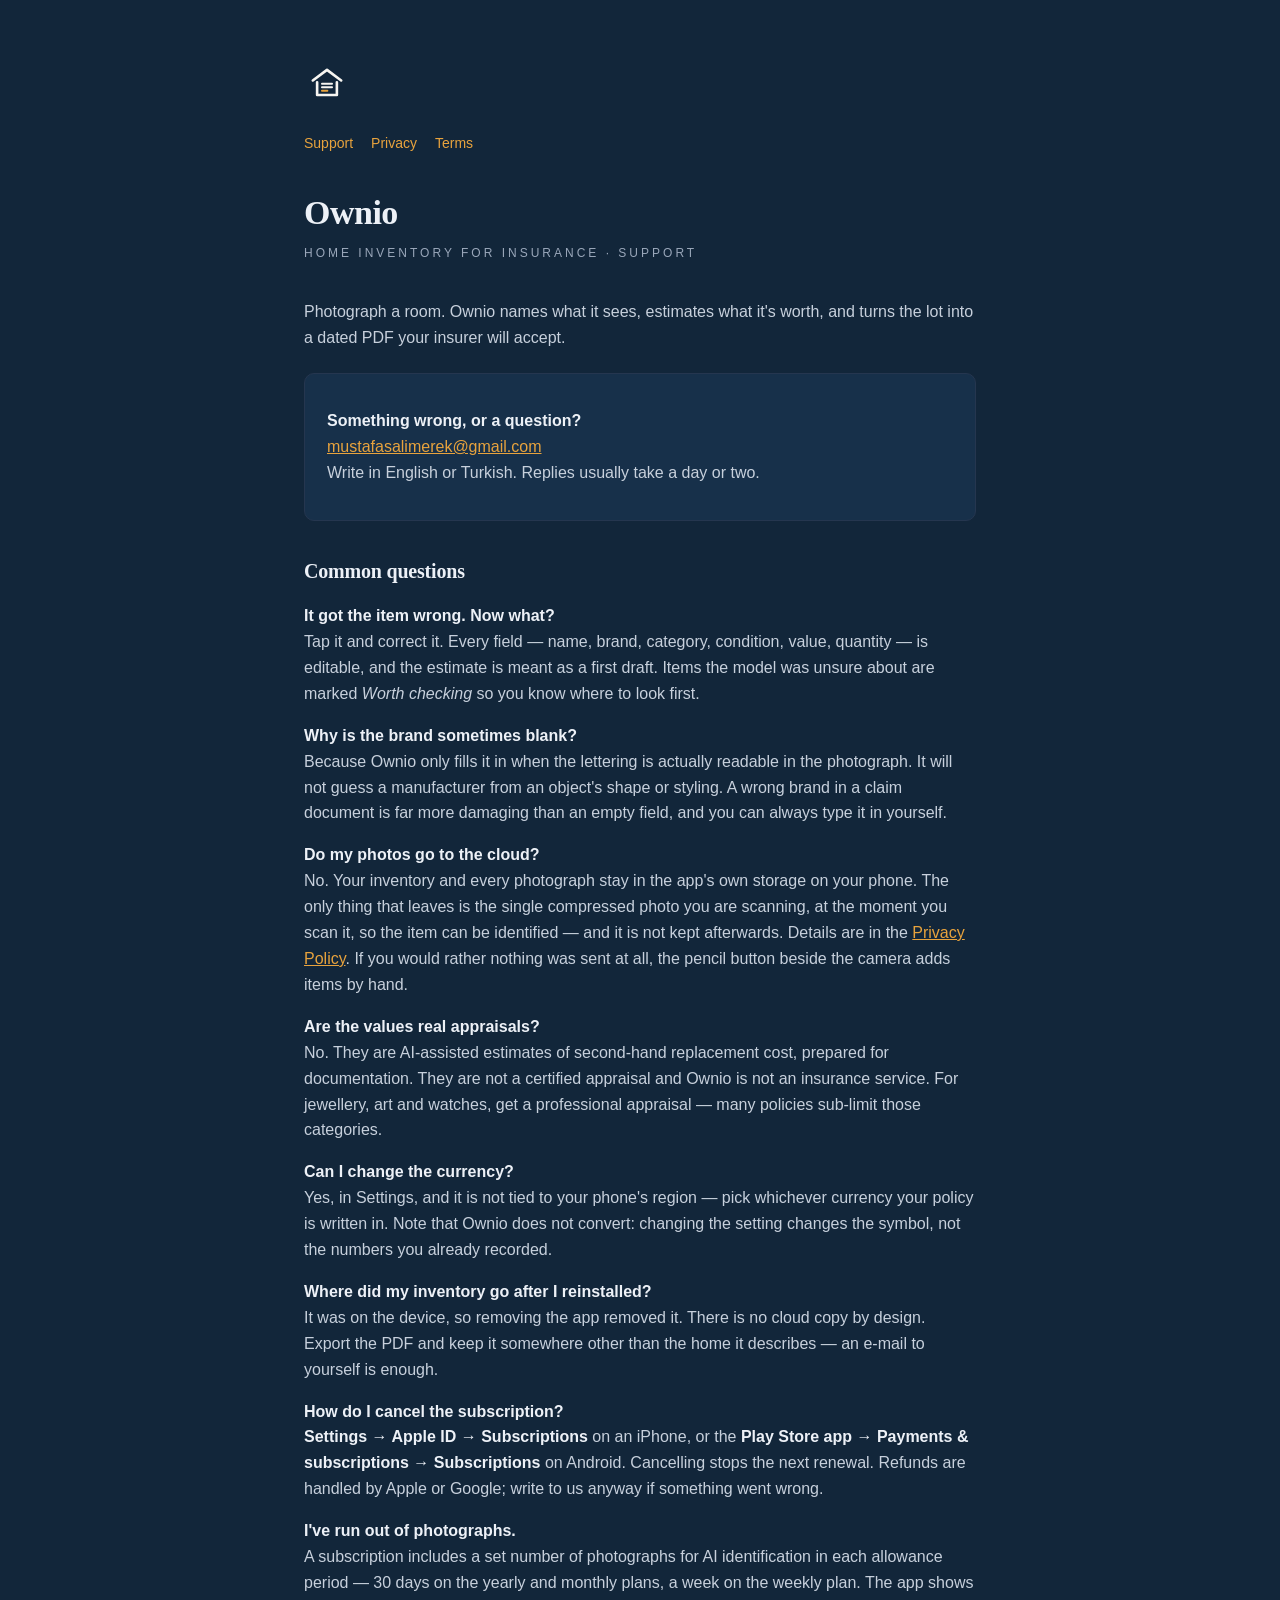
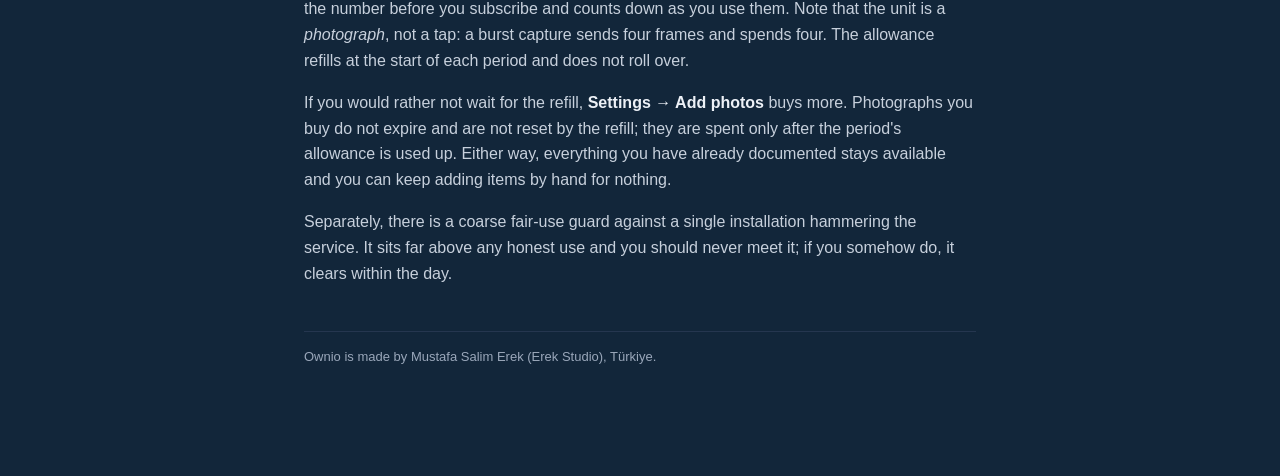
<file: index.html>
<!doctype html>
<html lang="en">
<head>
<meta charset="utf-8">
<meta name="viewport" content="width=device-width, initial-scale=1">
<title>Ownio — Support</title>
<link rel="stylesheet" href="style.css">
</head>
<body>
<main>
  <svg class="mark" viewBox="0 0 1024 1024" role="img" aria-label="Ownio">
    <g fill="none" stroke="#F7F5F1" stroke-width="58" stroke-linecap="round" stroke-linejoin="round">
      <path d="M 196 456 L 512 220 L 828 456"/>
      <path d="M 292 496 L 292 780 L 732 780 L 732 496"/>
    </g>
    <g fill="#F7F5F1">
      <rect x="378" y="509" width="268" height="44" rx="22"/>
      <rect x="378" y="587" width="268" height="44" rx="22"/>
    </g>
    <rect x="378" y="665" width="164" height="44" rx="22" fill="#E8A33D"/>
  </svg>
  <nav><a href="index.html">Support</a><a href="privacy.html">Privacy</a><a href="terms.html">Terms</a></nav>

  <h1>Ownio</h1>
  <p class="sub">Home inventory for insurance · Support</p>

  <p>Photograph a room. Ownio names what it sees, estimates what it's worth, and
  turns the lot into a dated PDF your insurer will accept.</p>

  <div class="card">
    <p><strong>Something wrong, or a question?</strong><br>
    <a href="mailto:mustafasalimerek@gmail.com">mustafasalimerek@gmail.com</a><br>
    Write in English or Turkish. Replies usually take a day or two.</p>
  </div>

  <h2>Common questions</h2>

  <p><strong>It got the item wrong. Now what?</strong><br>
  Tap it and correct it. Every field — name, brand, category, condition, value,
  quantity — is editable, and the estimate is meant as a first draft. Items the
  model was unsure about are marked <em>Worth checking</em> so you know where to
  look first.</p>

  <p><strong>Why is the brand sometimes blank?</strong><br>
  Because Ownio only fills it in when the lettering is actually readable in the
  photograph. It will not guess a manufacturer from an object's shape or styling.
  A wrong brand in a claim document is far more damaging than an empty field, and
  you can always type it in yourself.</p>

  <p><strong>Do my photos go to the cloud?</strong><br>
  No. Your inventory and every photograph stay in the app's own storage on your
  phone. The only thing that leaves is the single compressed photo you are
  scanning, at the moment you scan it, so the item can be identified — and it is
  not kept afterwards. Details are in the <a href="privacy.html">Privacy
  Policy</a>. If you would rather nothing was sent at all, the pencil button
  beside the camera adds items by hand.</p>

  <p><strong>Are the values real appraisals?</strong><br>
  No. They are AI-assisted estimates of second-hand replacement cost, prepared
  for documentation. They are not a certified appraisal and Ownio is not an
  insurance service. For jewellery, art and watches, get a professional
  appraisal — many policies sub-limit those categories.</p>

  <p><strong>Can I change the currency?</strong><br>
  Yes, in Settings, and it is not tied to your phone's region — pick whichever
  currency your policy is written in. Note that Ownio does not convert: changing
  the setting changes the symbol, not the numbers you already recorded.</p>

  <p><strong>Where did my inventory go after I reinstalled?</strong><br>
  It was on the device, so removing the app removed it. There is no cloud copy
  by design. Export the PDF and keep it somewhere other than the home it
  describes — an e-mail to yourself is enough.</p>

  <p><strong>How do I cancel the subscription?</strong><br>
  <strong>Settings → Apple ID → Subscriptions</strong> on an iPhone, or the
  <strong>Play Store app → Payments &amp; subscriptions → Subscriptions</strong> on
  Android. Cancelling stops the next renewal. Refunds are handled by Apple or
  Google; write to us anyway if something went wrong.</p>

  <p><strong>I've run out of photographs.</strong><br>
  A subscription includes a set number of photographs for AI identification in
  each allowance period — 30 days on the yearly and monthly plans, a week on the
  weekly plan. The app shows the number before you subscribe and counts down as
  you use them. Note that the unit is a <em>photograph</em>, not a tap: a burst
  capture sends four frames and spends four. The allowance refills at the start
  of each period and does not roll over.</p>

  <p>If you would rather not wait for the refill, <strong>Settings → Add
  photos</strong> buys more. Photographs you buy do not expire and are not
  reset by the refill; they are spent only after the period's allowance is
  used up. Either way, everything you have already documented stays available
  and you can keep adding items by hand for nothing.</p>

  <p>Separately, there is a coarse fair-use guard against a single installation
  hammering the service. It sits far above any honest use and you should never
  meet it; if you somehow do, it clears within the day.</p>

  <p class="foot">Ownio is made by Mustafa Salim Erek (Erek Studio), Türkiye.</p>
</main>
</body>
</html>
</file>
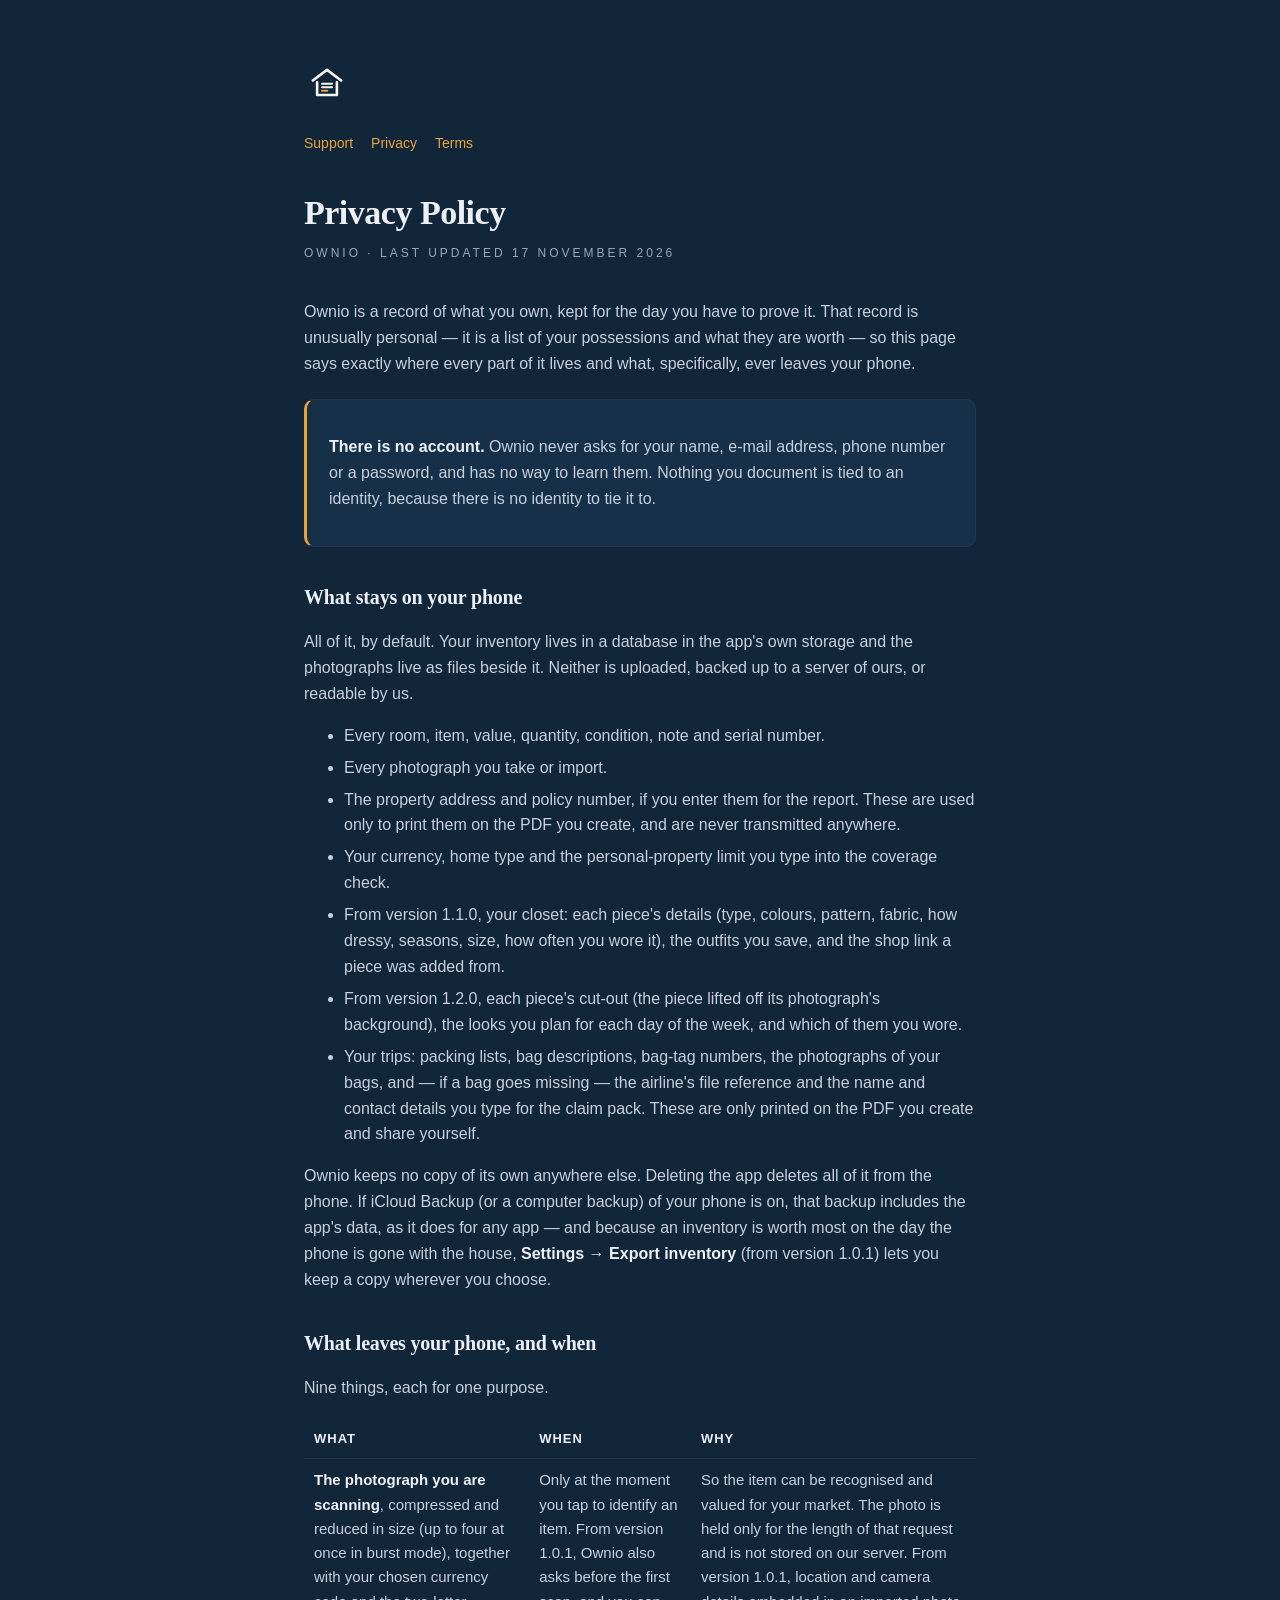
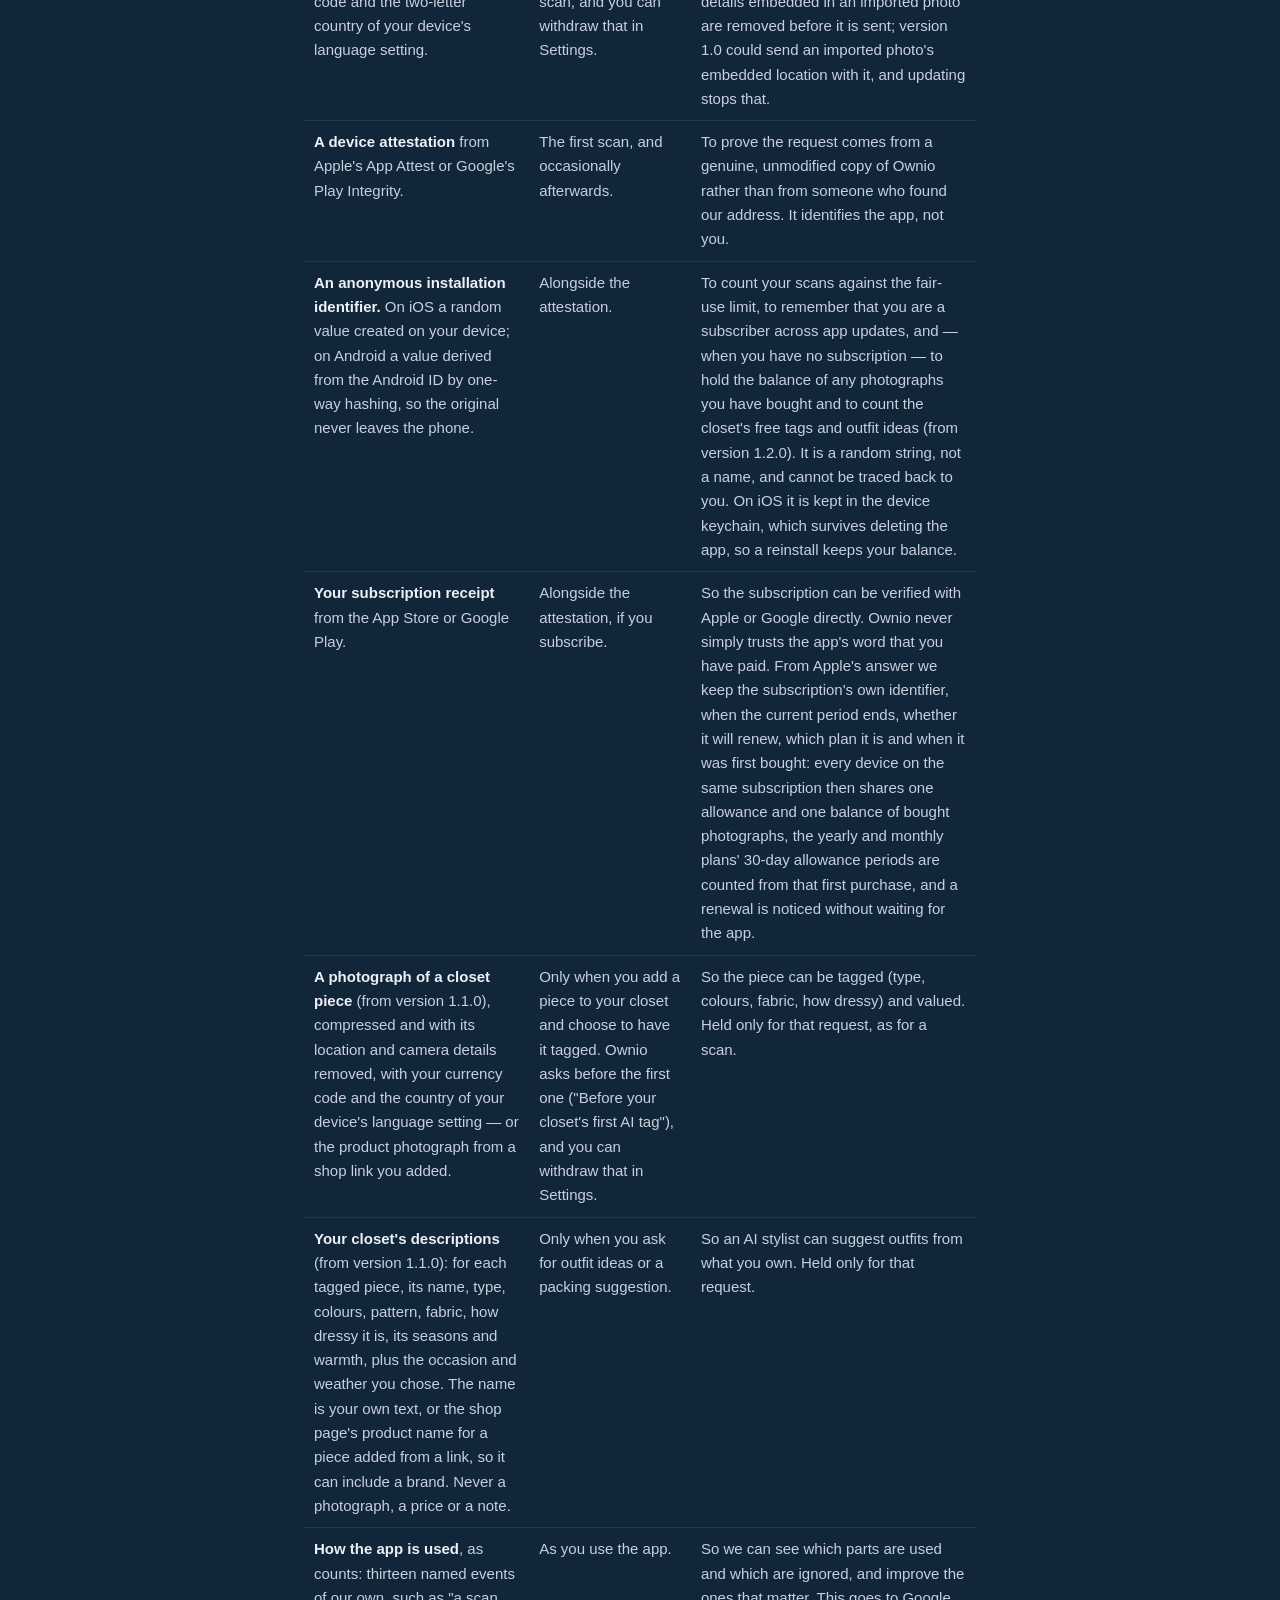
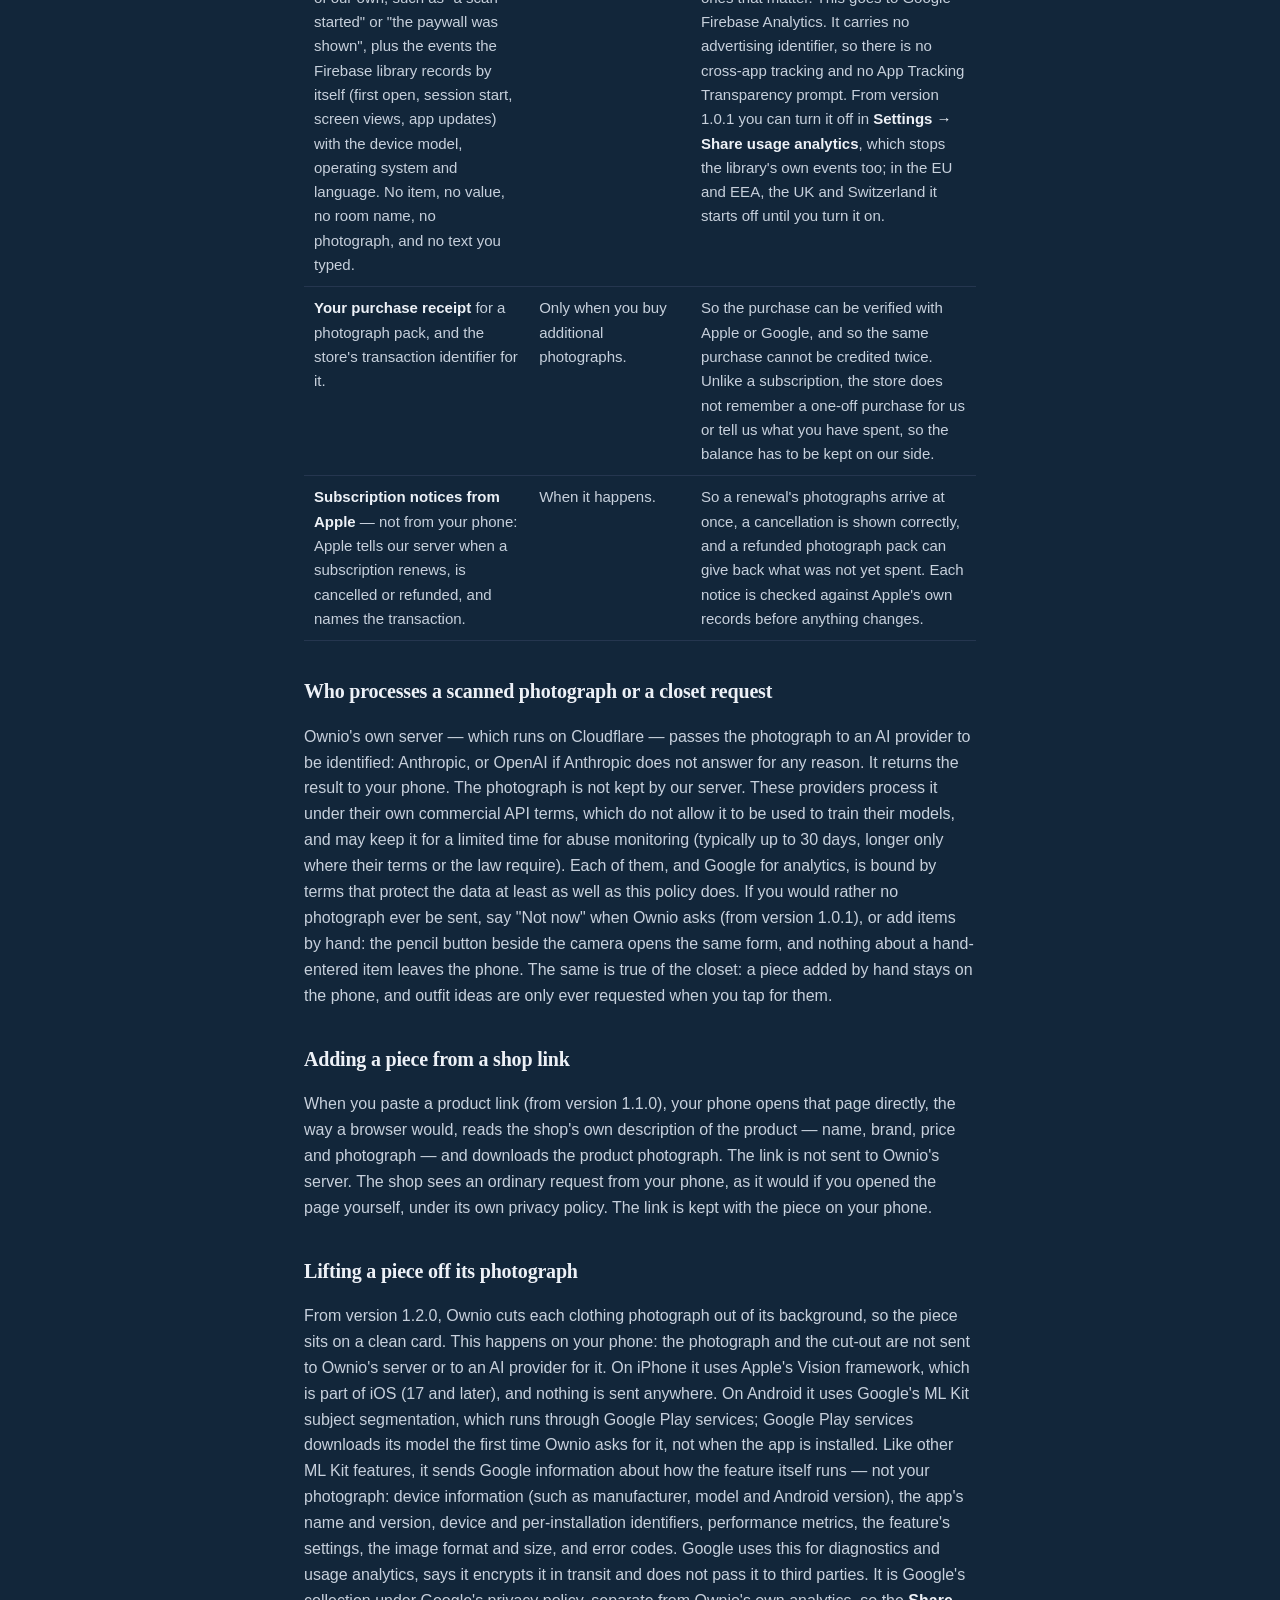
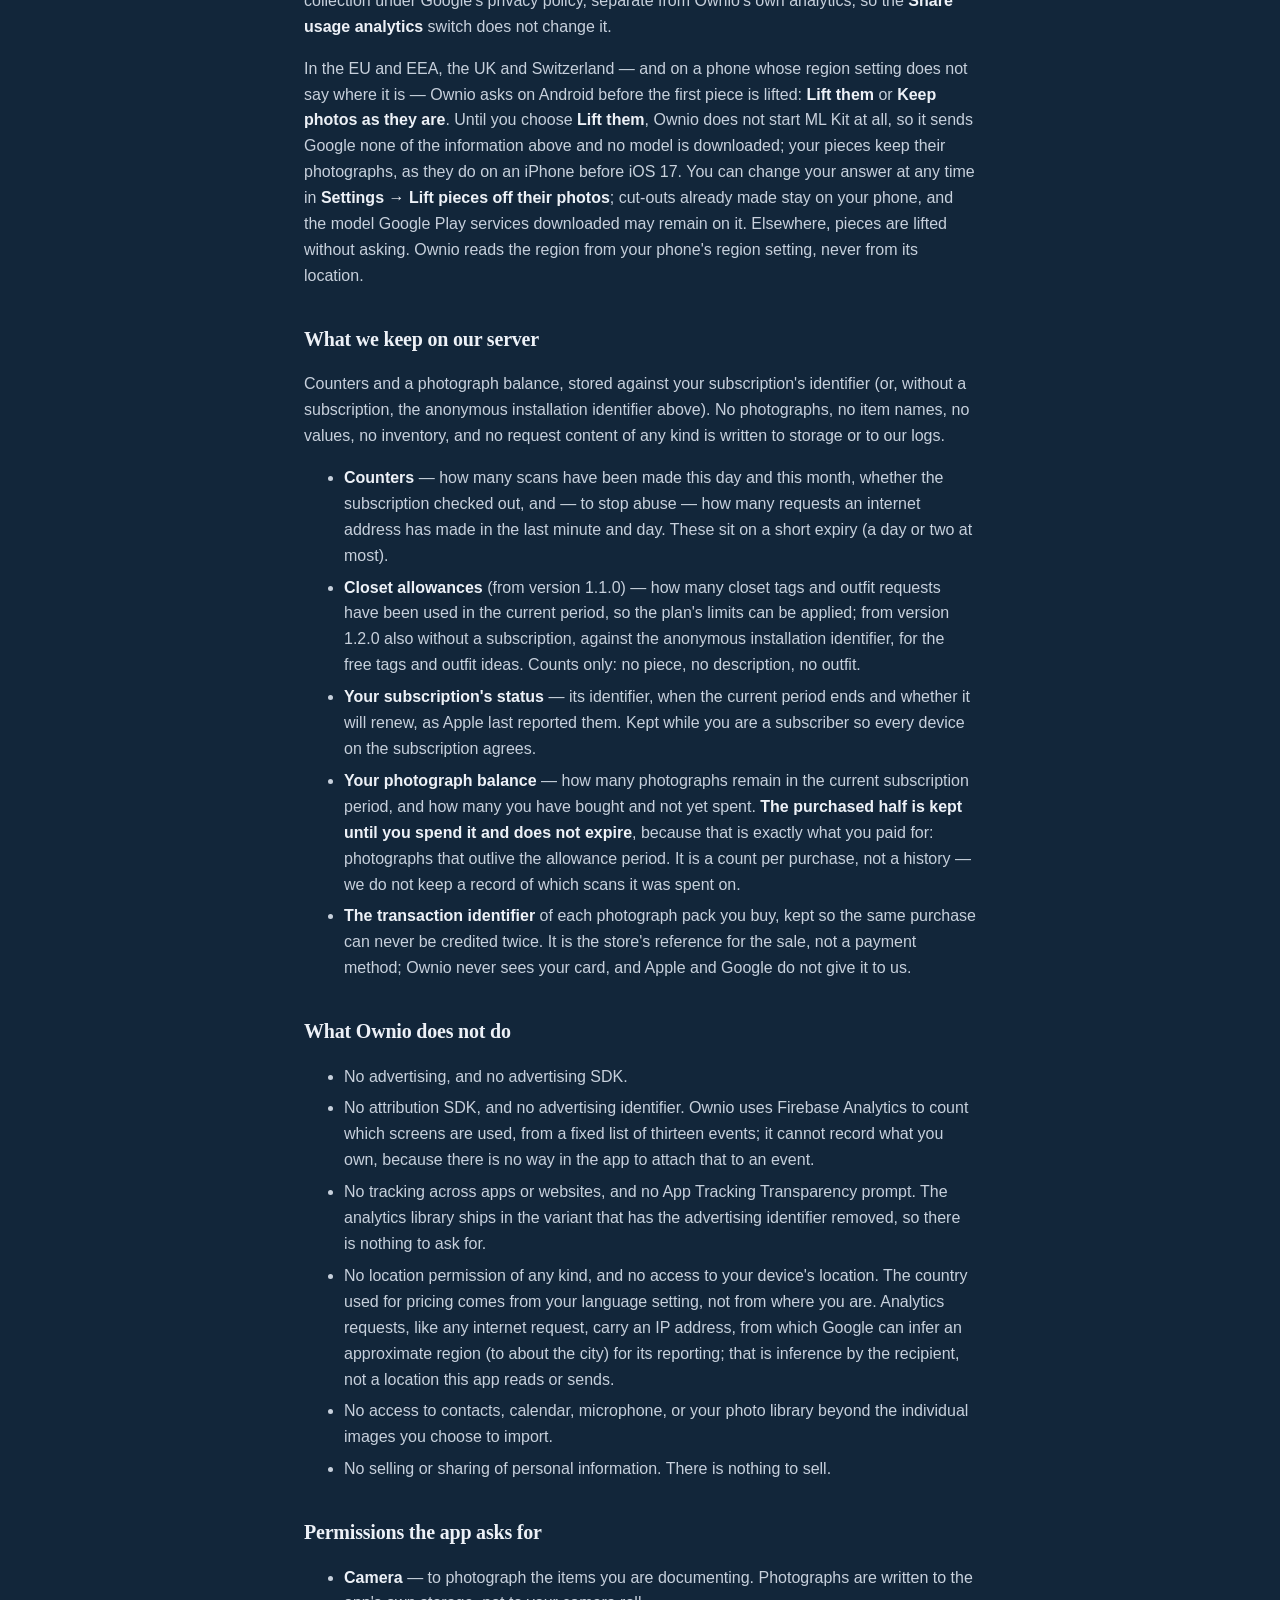
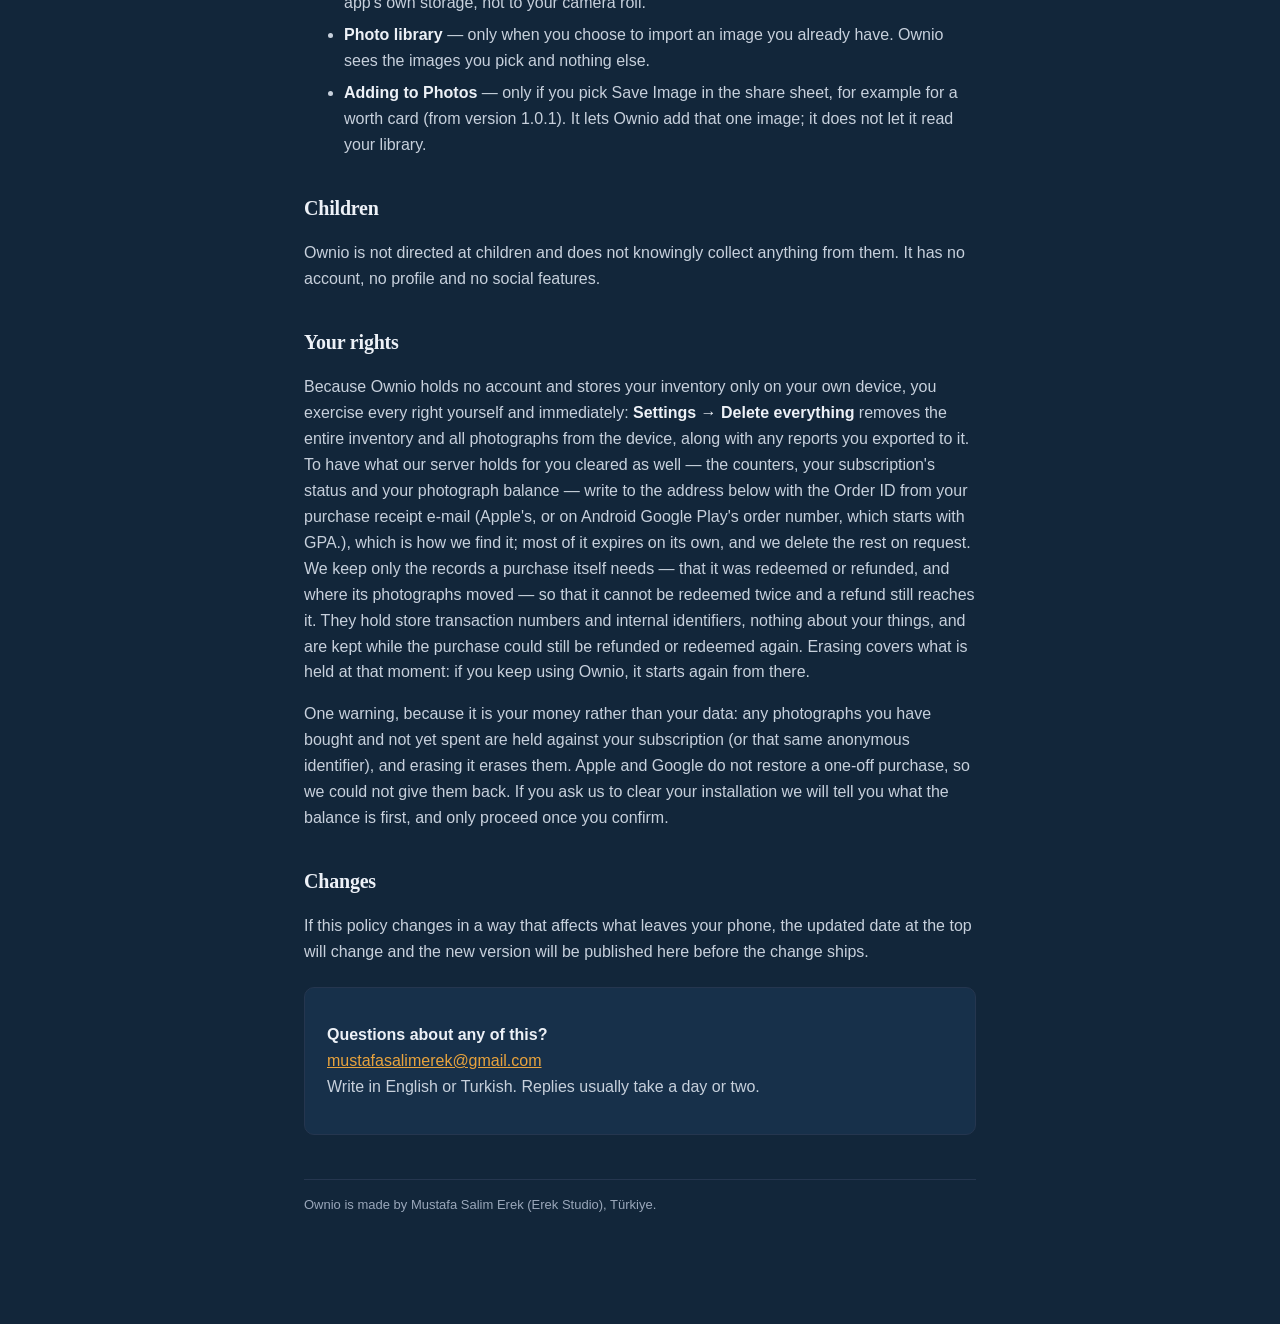
<file: privacy.html>
<!doctype html>
<html lang="en">
<head>
<meta charset="utf-8">
<meta name="viewport" content="width=device-width, initial-scale=1">
<title>Ownio — Privacy Policy</title>
<link rel="stylesheet" href="style.css">
</head>
<body>
<main>
  <svg class="mark" viewBox="0 0 1024 1024" role="img" aria-label="Ownio">
    <g fill="none" stroke="#F7F5F1" stroke-width="58" stroke-linecap="round" stroke-linejoin="round">
      <path d="M 196 456 L 512 220 L 828 456"/>
      <path d="M 292 496 L 292 780 L 732 780 L 732 496"/>
    </g>
    <g fill="#F7F5F1">
      <rect x="378" y="509" width="268" height="44" rx="22"/>
      <rect x="378" y="587" width="268" height="44" rx="22"/>
    </g>
    <rect x="378" y="665" width="164" height="44" rx="22" fill="#E8A33D"/>
  </svg>
  <nav><a href="index.html">Support</a><a href="privacy.html">Privacy</a><a href="terms.html">Terms</a></nav>

  <h1>Privacy Policy</h1>
  <p class="sub">Ownio · last updated 17 November 2026</p>

  <p>Ownio is a record of what you own, kept for the day you have to prove it.
  That record is unusually personal — it is a list of your possessions and what
  they are worth — so this page says exactly where every part of it lives and
  what, specifically, ever leaves your phone.</p>

  <div class="card rule">
    <p><strong>There is no account.</strong> Ownio never asks for your name,
    e-mail address, phone number or a password, and has no way to learn them.
    Nothing you document is tied to an identity, because there is no identity to
    tie it to.</p>
  </div>

  <h2>What stays on your phone</h2>
  <p>All of it, by default. Your inventory lives in a database in the app's own
  storage and the photographs live as files beside it. Neither is uploaded,
  backed up to a server of ours, or readable by us.</p>
  <ul>
    <li>Every room, item, value, quantity, condition, note and serial number.</li>
    <li>Every photograph you take or import.</li>
    <li>The property address and policy number, if you enter them for the report.
      These are used only to print them on the PDF you create, and are never
      transmitted anywhere.</li>
    <li>Your currency, home type and the personal-property limit you type into
      the coverage check.</li>
    <li>From version 1.1.0, your closet: each piece's details (type, colours,
      pattern, fabric, how dressy, seasons, size, how often you wore it), the
      outfits you save, and the shop link a piece was added from.</li>
    <li>From version 1.2.0, each piece's cut-out (the piece lifted off its
      photograph's background), the looks you plan for each day of the week, and
      which of them you wore.</li>
    <li>Your trips: packing lists, bag descriptions, bag-tag numbers, the
      photographs of your bags, and — if a bag goes missing — the airline's file
      reference and the name and contact details you type for the claim pack.
      These are only printed on the PDF you create and share yourself.</li>
  </ul>
  <p>Ownio keeps no copy of its own anywhere else. Deleting the app deletes all
  of it from the phone. If iCloud Backup (or a computer backup) of your phone is
  on, that backup includes the app's data, as it does for any app — and because
  an inventory is worth most on the day the phone is gone with the house,
  <strong>Settings → Export inventory</strong> (from version 1.0.1) lets you keep a
  copy wherever you choose.</p>

  <h2>What leaves your phone, and when</h2>
  <p>Nine things, each for one purpose.</p>

  <table>
    <tr><th>What</th><th>When</th><th>Why</th></tr>
    <tr>
      <td><strong>The photograph you are scanning</strong>, compressed and
      reduced in size (up to four at once in burst mode), together with your
      chosen currency code and the two-letter country of your device's language
      setting.</td>
      <td>Only at the moment you tap to identify an item. From version 1.0.1,
      Ownio also asks before the first scan, and you can withdraw that in
      Settings.</td>
      <td>So the item can be recognised and valued for your market. The photo is
      held only for the length of that request and is not stored on our
      server. From version 1.0.1, location and camera details embedded in an
      imported photo are removed before it is sent; version 1.0 could send an
      imported photo's embedded location with it, and updating stops that.</td>
    </tr>
    <tr>
      <td><strong>A device attestation</strong> from Apple's App Attest or
      Google's Play Integrity.</td>
      <td>The first scan, and occasionally afterwards.</td>
      <td>To prove the request comes from a genuine, unmodified copy of Ownio
      rather than from someone who found our address. It identifies the app, not
      you.</td>
    </tr>
    <tr>
      <td><strong>An anonymous installation identifier.</strong> On iOS a random
      value created on your device; on Android a value derived from the Android
      ID by one-way hashing, so the original never leaves the phone.</td>
      <td>Alongside the attestation.</td>
      <td>To count your scans against the fair-use limit, to remember that
      you are a subscriber across app updates, and — when you have no
      subscription — to hold the balance of any photographs you have bought and
      to count the closet's free tags and outfit ideas (from version 1.2.0). It
      is a random string, not a name, and cannot be traced back to you. On iOS it
      is kept in the device keychain, which survives deleting the app, so a
      reinstall keeps your balance.</td>
    </tr>
    <tr>
      <td><strong>Your subscription receipt</strong> from the App Store or Google
      Play.</td>
      <td>Alongside the attestation, if you subscribe.</td>
      <td>So the subscription can be verified with Apple or Google directly.
      Ownio never simply trusts the app's word that you have paid. From Apple's
      answer we keep the subscription's own identifier, when the current period
      ends, whether it will renew, which plan it is and when it was first bought:
      every device on the same subscription then shares one allowance and one
      balance of bought photographs, the yearly and monthly plans' 30-day
      allowance periods are counted from that first purchase, and a renewal is
      noticed without waiting for the app.</td>
    </tr>
    <tr>
      <td><strong>A photograph of a closet piece</strong> (from version 1.1.0),
      compressed and with its location and camera details removed, with your
      currency code and the country of your device's language setting — or the
      product photograph from a shop link you added.</td>
      <td>Only when you add a piece to your closet and choose to have it tagged.
      Ownio asks before the first one ("Before your closet's first AI tag"),
      and you can withdraw that in Settings.</td>
      <td>So the piece can be tagged (type, colours, fabric, how dressy) and
      valued. Held only for that request, as for a scan.</td>
    </tr>
    <tr>
      <td><strong>Your closet's descriptions</strong> (from version 1.1.0): for
      each tagged piece, its name, type, colours, pattern, fabric, how dressy it
      is, its seasons and warmth, plus the occasion and weather you chose. The
      name is your own text, or the shop page's product name for a piece added
      from a link, so it can include a brand. Never a photograph, a price or a
      note.</td>
      <td>Only when you ask for outfit ideas or a packing suggestion.</td>
      <td>So an AI stylist can suggest outfits from what you own. Held only for
      that request.</td>
    </tr>
    <tr>
      <td><strong>How the app is used</strong>, as counts: thirteen named events of
      our own, such as "a scan started" or "the paywall was shown", plus the
      events the Firebase library records by itself (first open, session start,
      screen views, app updates) with the device model, operating system and
      language. No item, no value, no room name, no photograph, and no text you
      typed.</td>
      <td>As you use the app.</td>
      <td>So we can see which parts are used and which are ignored, and improve
      the ones that matter. This goes to Google Firebase Analytics. It carries
      no advertising identifier, so there is no cross-app tracking and no App
      Tracking Transparency prompt. From version 1.0.1 you can turn it off in
      <strong>Settings → Share usage analytics</strong>, which stops the library's
      own events too; in the EU and EEA, the UK and Switzerland it starts off
      until you turn it on.</td>
    </tr>
    <tr>
      <td><strong>Your purchase receipt</strong> for a photograph pack, and the
      store's transaction identifier for it.</td>
      <td>Only when you buy additional photographs.</td>
      <td>So the purchase can be verified with Apple or Google, and so the same
      purchase cannot be credited twice. Unlike a subscription, the store does
      not remember a one-off purchase for us or tell us what you have spent, so
      the balance has to be kept on our side.</td>
    </tr>
    <tr>
      <td><strong>Subscription notices from Apple</strong> — not from your phone:
      Apple tells our server when a subscription renews, is cancelled or
      refunded, and names the transaction.</td>
      <td>When it happens.</td>
      <td>So a renewal's photographs arrive at once, a cancellation is shown
      correctly, and a refunded photograph pack can give back what was not yet
      spent. Each notice is checked against Apple's own records before anything
      changes.</td>
    </tr>
  </table>

  <h2>Who processes a scanned photograph or a closet request</h2>
  <p>Ownio's own server — which runs on Cloudflare — passes the photograph to an
  AI provider to be identified: Anthropic, or OpenAI if Anthropic does not answer
  for any reason. It returns the result to your phone. The photograph is not kept
  by our server. These providers process it under their own commercial API terms,
  which do not allow it to be used to train their models, and may keep it for a
  limited time for abuse monitoring (typically up to 30 days, longer only where
  their terms or the law require). Each of them, and Google for analytics, is
  bound by terms that protect the data at least as well as this policy does. If
  you would rather no photograph ever be sent, say "Not now" when Ownio asks (from version 1.0.1), or
  add items by hand: the pencil button beside the camera opens the same form, and
  nothing about a hand-entered item leaves the phone. The same is true of the
  closet: a piece added by hand stays on the phone, and outfit ideas are only
  ever requested when you tap for them.</p>

  <h2>Adding a piece from a shop link</h2>
  <p>When you paste a product link (from version 1.1.0), your phone opens that
  page directly, the way a browser would, reads the shop's own description of
  the product — name, brand, price and photograph — and downloads the product
  photograph. The link is not sent to Ownio's server. The shop sees an ordinary
  request from your phone, as it would if you opened the page yourself, under
  its own privacy policy. The link is kept with the piece on your phone.</p>

  <h2>Lifting a piece off its photograph</h2>
  <p>From version 1.2.0, Ownio cuts each clothing photograph out of its
  background, so the piece sits on a clean card. This happens on your phone: the
  photograph and the cut-out are not sent to Ownio's server or to an AI provider
  for it. On iPhone it uses Apple's Vision framework, which is part of iOS (17 and
  later), and nothing is sent anywhere. On Android it uses Google's ML Kit subject
  segmentation, which runs through Google Play services; Google Play services
  downloads its model the first time Ownio asks for it, not when the app is
  installed. Like other ML Kit features, it sends Google information about how the
  feature itself runs — not your photograph: device information (such as
  manufacturer, model and Android version), the app's name and version, device and
  per-installation identifiers, performance metrics, the feature's settings, the
  image format and size, and error codes. Google uses this for diagnostics and usage analytics, says it
  encrypts it in transit and does not pass it to third parties. It is Google's
  collection under Google's privacy policy, separate from Ownio's own analytics,
  so the <strong>Share usage analytics</strong> switch does not change it.</p>
  <p>In the EU and EEA, the UK and Switzerland — and on a phone whose region
  setting does not say where it is — Ownio asks on Android before the first piece
  is lifted: <strong>Lift them</strong> or <strong>Keep photos as they are</strong>.
  Until you choose <strong>Lift them</strong>, Ownio does not start ML Kit at all,
  so it sends Google none of the information above and no model is downloaded; your
  pieces keep their photographs, as they do on an iPhone before iOS 17. You can
  change your answer at any time in <strong>Settings → Lift pieces off their
  photos</strong>; cut-outs already made stay on your phone, and the model Google
  Play services downloaded may remain on it. Elsewhere, pieces are
  lifted without asking. Ownio reads the region from your phone's region setting,
  never from its location.</p>

  <h2>What we keep on our server</h2>
  <p>Counters and a photograph balance, stored against your subscription's
  identifier (or, without a subscription, the anonymous installation identifier
  above). No photographs, no item names, no values, no inventory, and no request
  content of any kind is written to storage or to our logs.</p>
  <ul>
    <li><strong>Counters</strong> — how many scans have been made this day and
      this month, whether the subscription checked out, and — to stop abuse —
      how many requests an internet address has made in the last minute and day.
      These sit on a short expiry (a day or two at most).</li>
    <li><strong>Closet allowances</strong> (from version 1.1.0) — how many closet
      tags and outfit requests have been used in the current period, so the
      plan's limits can be applied; from version 1.2.0 also without a
      subscription, against the anonymous installation identifier, for the free
      tags and outfit ideas. Counts only: no piece, no description, no outfit.</li>
    <li><strong>Your subscription's status</strong> — its identifier, when the
      current period ends and whether it will renew, as Apple last reported
      them. Kept while you are a subscriber so every device on the subscription
      agrees.</li>
    <li><strong>Your photograph balance</strong> — how many photographs remain in
      the current subscription period, and how many you have bought and not yet
      spent. <strong>The purchased half is kept until you spend it and does not
      expire</strong>, because that is exactly what you paid for: photographs
      that outlive the allowance period. It is a count per purchase, not a history — we do not
      keep a record of which scans it was spent on.</li>
    <li><strong>The transaction identifier</strong> of each photograph pack you
      buy, kept so the same purchase can never be credited twice. It is the
      store's reference for the sale, not a payment method; Ownio never sees your
      card, and Apple and Google do not give it to us.</li>
  </ul>

  <h2>What Ownio does not do</h2>
  <ul>
    <li>No advertising, and no advertising SDK.</li>
    <li>No attribution SDK, and no advertising identifier. Ownio uses Firebase
      Analytics to count which screens are used, from a fixed list of thirteen
      events; it cannot record what you own, because there is no way in the app
      to attach that to an event.</li>
    <li>No tracking across apps or websites, and no App Tracking Transparency
      prompt. The analytics library ships in the variant that has the
      advertising identifier removed, so there is nothing to ask for.</li>
    <li>No location permission of any kind, and no access to your device's
      location. The country used for pricing comes from your language setting,
      not from where you are. Analytics requests, like any internet request,
      carry an IP address, from which Google can infer an approximate region
      (to about the city) for its reporting; that is inference by the recipient, not
      a location this app reads or sends.</li>
    <li>No access to contacts, calendar, microphone, or your photo library
      beyond the individual images you choose to import.</li>
    <li>No selling or sharing of personal information. There is nothing to sell.</li>
  </ul>

  <h2>Permissions the app asks for</h2>
  <ul>
    <li><strong>Camera</strong> — to photograph the items you are documenting.
      Photographs are written to the app's own storage, not to your camera roll.</li>
    <li><strong>Photo library</strong> — only when you choose to import an image
      you already have. Ownio sees the images you pick and nothing else.</li>
    <li><strong>Adding to Photos</strong> — only if you pick Save Image in the share
      sheet, for example for a worth card (from version 1.0.1). It lets Ownio add
      that one image; it does not let it read your library.</li>
  </ul>

  <h2>Children</h2>
  <p>Ownio is not directed at children and does not knowingly collect anything
  from them. It has no account, no profile and no social features.</p>

  <h2>Your rights</h2>
  <p>Because Ownio holds no account and stores your inventory only on your own
  device, you exercise every right yourself and immediately: <strong>Settings →
  Delete everything</strong> removes the entire inventory and all photographs
  from the device, along with any reports you exported to it. To have what our
  server holds for you cleared as well — the counters, your subscription's status
  and your photograph balance — write to the address below with the Order ID from
  your purchase receipt e-mail (Apple's, or on Android Google Play's order number,
  which starts with GPA.), which is how we find it; most of it expires on
  its own, and we delete the rest on request. We keep only the records a purchase
  itself needs — that it was redeemed or refunded, and where its photographs moved — so
  that it cannot be redeemed twice and a refund still reaches it. They hold store
  transaction numbers and internal identifiers, nothing about your things, and are kept
  while the purchase could still be refunded or redeemed again. Erasing covers what is
  held at that moment: if you keep using Ownio, it starts again from there.</p>
  <p>One warning, because it is your money rather than your data: any
  photographs you have bought and not yet spent are held against your
  subscription (or that same anonymous identifier), and erasing it erases them. Apple and Google do not
  restore a one-off purchase, so we could not give them back. If you ask us to
  clear your installation we will tell you what the balance is first, and only
  proceed once you confirm.</p>

  <h2>Changes</h2>
  <p>If this policy changes in a way that affects what leaves your phone, the
  updated date at the top will change and the new version will be published here
  before the change ships.</p>

  <div class="card">
    <p><strong>Questions about any of this?</strong><br>
    <a href="mailto:mustafasalimerek@gmail.com">mustafasalimerek@gmail.com</a><br>
    Write in English or Turkish. Replies usually take a day or two.</p>
  </div>

  <p class="foot">Ownio is made by Mustafa Salim Erek (Erek Studio), Türkiye.</p>
</main>
</body>
</html>
</file>
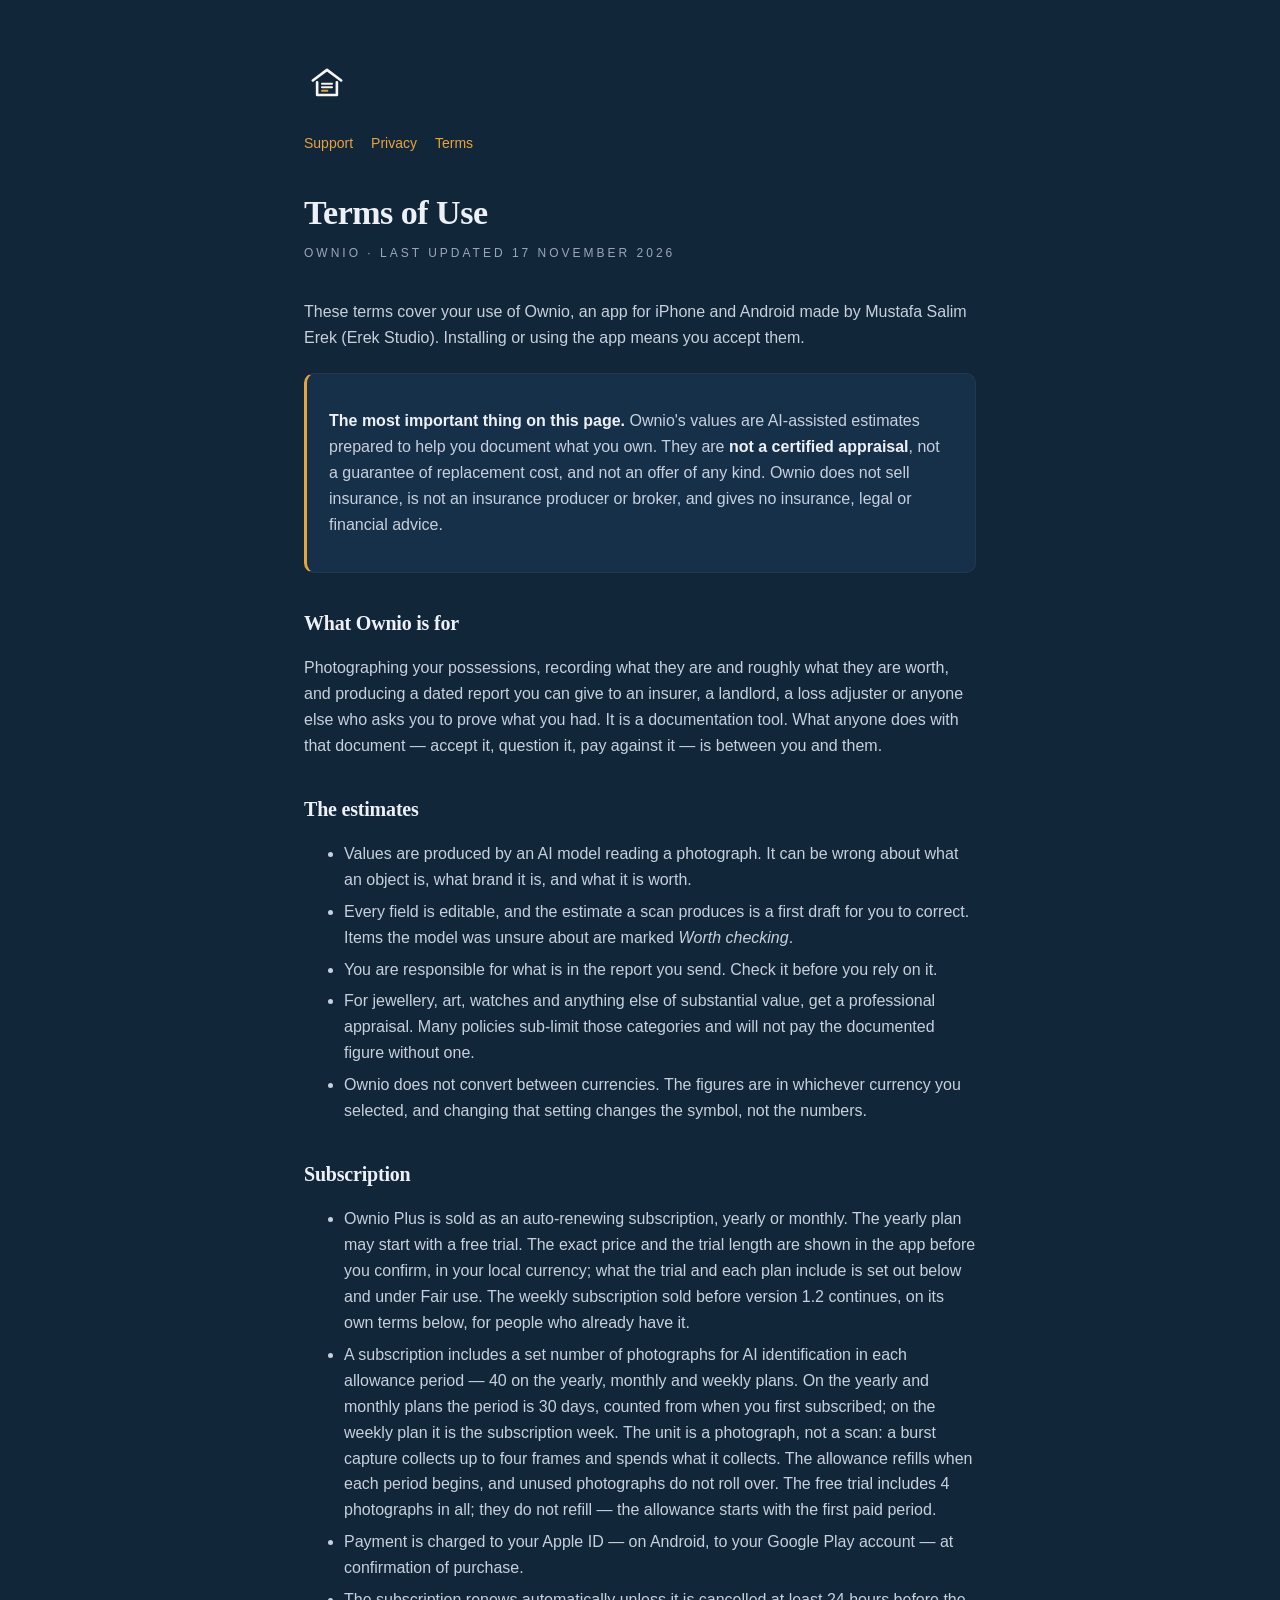
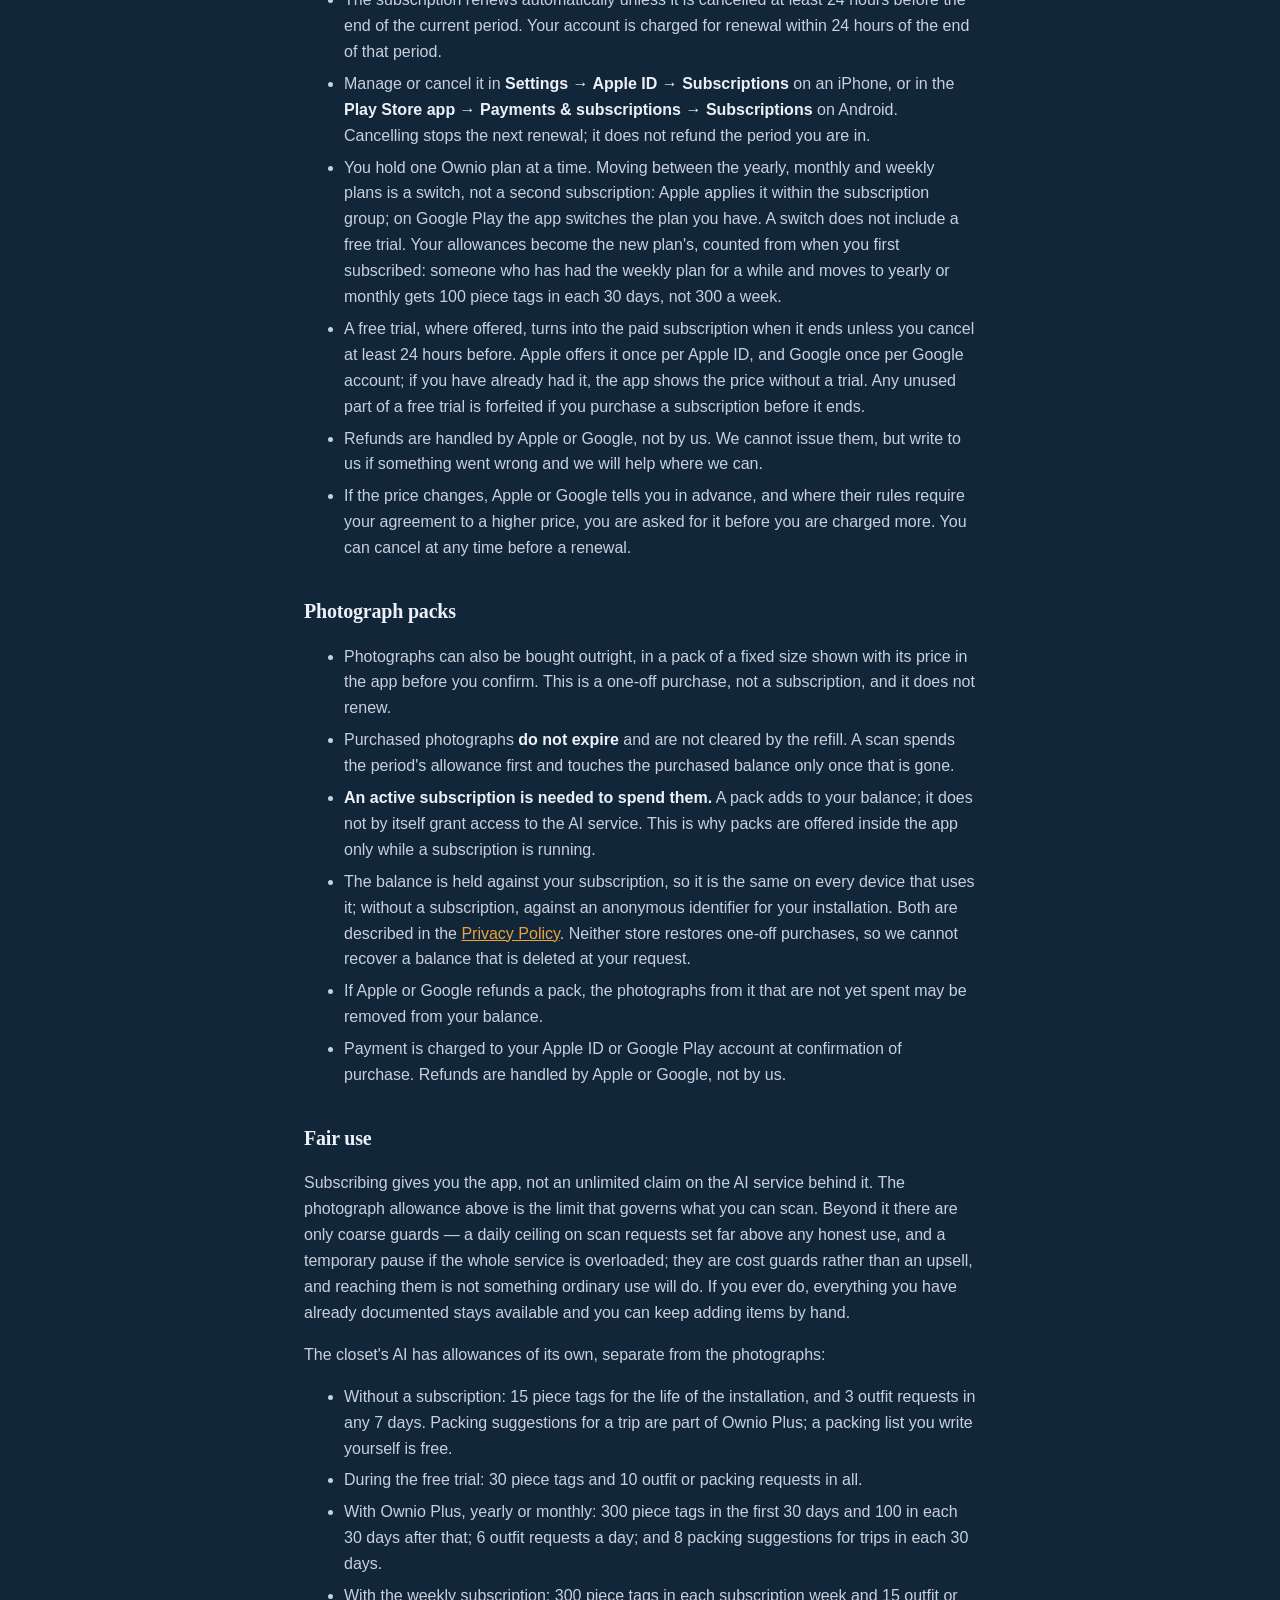
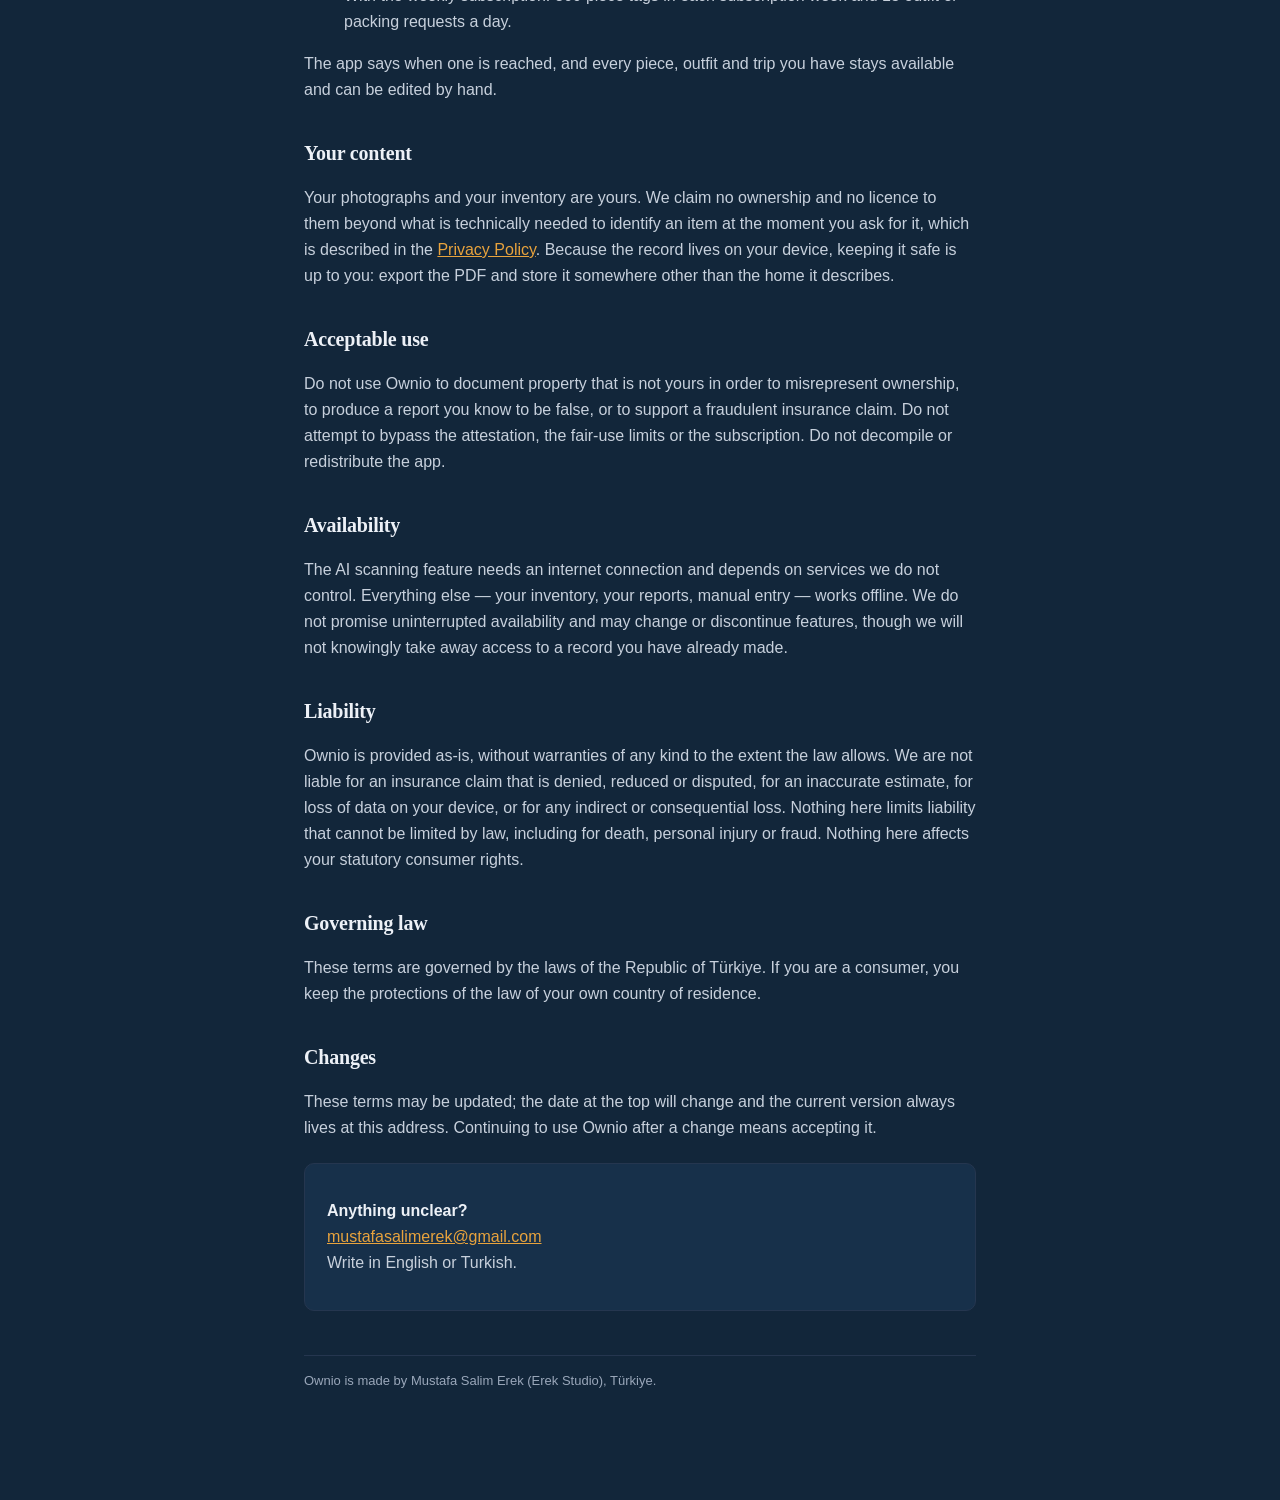
<file: terms.html>
<!doctype html>
<html lang="en">
<head>
<meta charset="utf-8">
<meta name="viewport" content="width=device-width, initial-scale=1">
<title>Ownio — Terms of Use</title>
<link rel="stylesheet" href="style.css">
</head>
<body>
<main>
  <svg class="mark" viewBox="0 0 1024 1024" role="img" aria-label="Ownio">
    <g fill="none" stroke="#F7F5F1" stroke-width="58" stroke-linecap="round" stroke-linejoin="round">
      <path d="M 196 456 L 512 220 L 828 456"/>
      <path d="M 292 496 L 292 780 L 732 780 L 732 496"/>
    </g>
    <g fill="#F7F5F1">
      <rect x="378" y="509" width="268" height="44" rx="22"/>
      <rect x="378" y="587" width="268" height="44" rx="22"/>
    </g>
    <rect x="378" y="665" width="164" height="44" rx="22" fill="#E8A33D"/>
  </svg>
  <nav><a href="index.html">Support</a><a href="privacy.html">Privacy</a><a href="terms.html">Terms</a></nav>

  <h1>Terms of Use</h1>
  <p class="sub">Ownio · last updated 17 November 2026</p>

  <p>These terms cover your use of Ownio, an app for iPhone and Android made by Mustafa Salim
  Erek (Erek Studio). Installing or using the app means you accept them.</p>

  <div class="card rule">
    <p><strong>The most important thing on this page.</strong> Ownio's values
    are AI-assisted estimates prepared to help you document what you own. They
    are <strong>not a certified appraisal</strong>, not a guarantee of
    replacement cost, and not an offer of any kind. Ownio does not sell
    insurance, is not an insurance producer or broker, and gives no insurance,
    legal or financial advice.</p>
  </div>

  <h2>What Ownio is for</h2>
  <p>Photographing your possessions, recording what they are and roughly what
  they are worth, and producing a dated report you can give to an insurer, a
  landlord, a loss adjuster or anyone else who asks you to prove what you had.
  It is a documentation tool. What anyone does with that document — accept it,
  question it, pay against it — is between you and them.</p>

  <h2>The estimates</h2>
  <ul>
    <li>Values are produced by an AI model reading a photograph. It can be
      wrong about what an object is, what brand it is, and what it is worth.</li>
    <li>Every field is editable, and the estimate a scan produces is a first
      draft for you to correct. Items the model was unsure about are marked
      <em>Worth checking</em>.</li>
    <li>You are responsible for what is in the report you send. Check it before
      you rely on it.</li>
    <li>For jewellery, art, watches and anything else of substantial value, get
      a professional appraisal. Many policies sub-limit those categories and
      will not pay the documented figure without one.</li>
    <li>Ownio does not convert between currencies. The figures are in whichever
      currency you selected, and changing that setting changes the symbol, not
      the numbers.</li>
  </ul>

  <h2>Subscription</h2>
  <ul>
    <li>Ownio Plus is sold as an auto-renewing subscription, yearly or monthly. The
      yearly plan may start with a free trial. The exact price and the trial length
      are shown in the app before you confirm, in your local currency; what the trial
      and each plan include is set out below and under Fair use. The weekly subscription sold before version 1.2 continues, on its
      own terms below, for people who already have it.</li>
    <li>A subscription includes a set number of photographs for AI identification
      in each allowance period — 40 on the yearly, monthly and weekly plans. On the
      yearly and monthly plans the period is 30 days, counted from when you first
      subscribed; on the weekly plan it is the subscription week. The unit is a
      photograph, not a scan: a burst capture collects up to four frames and spends
      what it collects. The allowance refills when each period begins, and unused
      photographs do not roll over. The free trial includes 4 photographs in all; they
      do not refill — the allowance starts with the first paid period.</li>
    <li>Payment is charged to your Apple ID — on Android, to your Google Play
      account — at confirmation of purchase.</li>
    <li>The subscription renews automatically unless it is cancelled at least 24
      hours before the end of the current period. Your account is charged for
      renewal within 24 hours of the end of that period.</li>
    <li>Manage or cancel it in <strong>Settings → Apple ID → Subscriptions</strong>
      on an iPhone, or in the <strong>Play Store app → Payments &amp; subscriptions →
      Subscriptions</strong> on Android. Cancelling stops the next renewal; it does not refund the
      period you are in.</li>
    <li>You hold one Ownio plan at a time. Moving between the yearly, monthly and
      weekly plans is a switch, not a second subscription: Apple applies it within
      the subscription group; on Google Play the app switches the plan you have.
      A switch does not include a free trial. Your allowances become the new plan's,
      counted from when you first subscribed: someone who has had the weekly plan for a
      while and moves to yearly or monthly gets 100 piece tags in each 30 days, not 300
      a week.</li>
    <li>A free trial, where offered, turns into the paid subscription when it
      ends unless you cancel at least 24 hours before. Apple offers it once per
      Apple ID, and Google once per Google account; if you have already had it, the app shows the price without a
      trial. Any unused part of a free trial is forfeited if you purchase a
      subscription before it ends.</li>
    <li>Refunds are handled by Apple or Google, not by us. We cannot issue them, but write
      to us if something went wrong and we will help where we can.</li>
    <li>If the price changes, Apple or Google tells you in advance, and where
      their rules require your agreement to a higher price, you are asked for it before you
      are charged more. You can cancel at any time before a renewal.</li>
  </ul>

  <h2>Photograph packs</h2>
  <ul>
    <li>Photographs can also be bought outright, in a pack of a fixed size shown
      with its price in the app before you confirm. This is a one-off purchase,
      not a subscription, and it does not renew.</li>
    <li>Purchased photographs <strong>do not expire</strong> and are not cleared
      by the refill. A scan spends the period's allowance first and touches the
      purchased balance only once that is gone.</li>
    <li><strong>An active subscription is needed to spend them.</strong> A pack
      adds to your balance; it does not by itself grant access to the AI
      service. This is why packs are offered inside the app only while a
      subscription is running.</li>
    <li>The balance is held against your subscription, so it is the same on every
      device that uses it; without a subscription, against an anonymous
      identifier for your installation. Both are described in the
      <a href="privacy.html">Privacy Policy</a>. Neither store restores one-off
      purchases, so we cannot recover a balance that is deleted at your request.</li>
    <li>If Apple or Google refunds a pack, the photographs from it that are not yet spent
      may be removed from your balance.</li>
    <li>Payment is charged to your Apple ID or Google Play account at
      confirmation of purchase. Refunds are handled by Apple or Google, not by us.</li>
  </ul>

  <h2>Fair use</h2>
  <p>Subscribing gives you the app, not an unlimited claim on the AI service
  behind it. The photograph allowance above is the limit that governs what you
  can scan. Beyond it there are only coarse guards — a daily ceiling on scan
  requests set far above any honest use, and a temporary pause if the whole
  service is overloaded; they are cost guards rather than an upsell, and reaching
  them is not something ordinary use will do. If you
  ever do, everything you have already documented stays available and you can
  keep adding items by hand.</p>
  <p>The closet's AI has allowances of its own, separate from the photographs:</p>
  <ul>
    <li>Without a subscription: 15 piece tags for the life of the installation, and
      3 outfit requests in any 7 days. Packing suggestions for a trip are part of Ownio
      Plus; a packing list you write yourself is free.</li>
    <li>During the free trial: 30 piece tags and 10 outfit or packing requests in all.</li>
    <li>With Ownio Plus, yearly or monthly: 300 piece tags in the first 30 days and
      100 in each 30 days after that; 6 outfit requests a day; and 8 packing
      suggestions for trips in each 30 days.</li>
    <li>With the weekly subscription: 300 piece tags in each subscription week and 15
      outfit or packing requests a day.</li>
  </ul>
  <p>The app says when one is reached, and every piece, outfit and trip you have
  stays available and can be edited by hand.</p>

  <h2>Your content</h2>
  <p>Your photographs and your inventory are yours. We claim no ownership and no
  licence to them beyond what is technically needed to identify an item at the
  moment you ask for it, which is described in the
  <a href="privacy.html">Privacy Policy</a>. Because the record lives on your
  device, keeping it safe is up to you: export the PDF and store it somewhere
  other than the home it describes.</p>

  <h2>Acceptable use</h2>
  <p>Do not use Ownio to document property that is not yours in order to
  misrepresent ownership, to produce a report you know to be false, or to
  support a fraudulent insurance claim. Do not attempt to bypass the
  attestation, the fair-use limits or the subscription. Do not decompile or
  redistribute the app.</p>

  <h2>Availability</h2>
  <p>The AI scanning feature needs an internet connection and depends on
  services we do not control. Everything else — your inventory, your reports,
  manual entry — works offline. We do not promise uninterrupted availability and
  may change or discontinue features, though we will not knowingly take away
  access to a record you have already made.</p>

  <h2>Liability</h2>
  <p>Ownio is provided as-is, without warranties of any kind to the extent the
  law allows. We are not liable for an insurance claim that is denied, reduced
  or disputed, for an inaccurate estimate, for loss of data on your device, or
  for any indirect or consequential loss. Nothing here limits liability that
  cannot be limited by law, including for death, personal injury or fraud.
  Nothing here affects your statutory consumer rights.</p>

  <h2>Governing law</h2>
  <p>These terms are governed by the laws of the Republic of Türkiye. If you are
  a consumer, you keep the protections of the law of your own country of
  residence.</p>

  <h2>Changes</h2>
  <p>These terms may be updated; the date at the top will change and the current
  version always lives at this address. Continuing to use Ownio after a change
  means accepting it.</p>

  <div class="card">
    <p><strong>Anything unclear?</strong><br>
    <a href="mailto:mustafasalimerek@gmail.com">mustafasalimerek@gmail.com</a><br>
    Write in English or Turkish.</p>
  </div>

  <p class="foot">Ownio is made by Mustafa Salim Erek (Erek Studio), Türkiye.</p>
</main>
</body>
</html>
</file>
<file: style.css>
:root {
  --bg: #12263A;
  --sheet: #17304A;
  --paper: #F7F5F1;
  --ink: #EDF1F7;
  --muted: #9AA7BA;
  --body: #C7D0DC;
  --accent: #E8A33D;
  --line: #25364F;
}
* { box-sizing: border-box }
body {
  margin: 0;
  background: var(--bg);
  color: var(--ink);
  font-family: "Helvetica Neue", Arial, system-ui, sans-serif;
  line-height: 1.62;
}
main { max-width: 720px; margin: 0 auto; padding: 60px 24px 96px }

/* The app icon's own geometry, inline. An earlier CSS-only version drew the
   roof with a clip-path on a pseudo-element and rendered as a nub. */
.mark { display: block; width: 46px; height: 46px; margin-bottom: 26px }

h1 {
  font-family: Georgia, "Times New Roman", serif;
  font-weight: 600; letter-spacing: -0.5px; font-size: 34px; margin: 0 0 4px;
}
.sub {
  color: var(--muted); margin: 0 0 36px; letter-spacing: 3px;
  font-size: 12px; text-transform: uppercase;
}
h2 {
  font-family: Georgia, "Times New Roman", serif;
  font-weight: 600; font-size: 20px; margin: 34px 0 8px; letter-spacing: -0.2px;
}
p, li { color: var(--body) }
li { margin-bottom: 6px }
strong { color: var(--ink) }
a { color: var(--accent) }
.card {
  background: var(--sheet); border: 1px solid var(--line);
  padding: 18px 22px; margin: 22px 0; border-radius: 10px;
}
.card.rule { border-left: 3px solid var(--accent) }
nav { margin-bottom: 30px; font-size: 14px }
nav a { margin-right: 18px; text-decoration: none }
nav a:hover { text-decoration: underline }
.foot {
  color: var(--muted); font-size: 13px;
  border-top: 1px solid var(--line); margin-top: 44px; padding-top: 14px;
}
table { width: 100%; border-collapse: collapse; margin: 18px 0; font-size: 15px }
th, td { text-align: left; padding: 9px 10px; border-bottom: 1px solid var(--line); vertical-align: top }
th { color: var(--ink); font-size: 13px; text-transform: uppercase; letter-spacing: 1px }
td { color: var(--body) }
</file>
